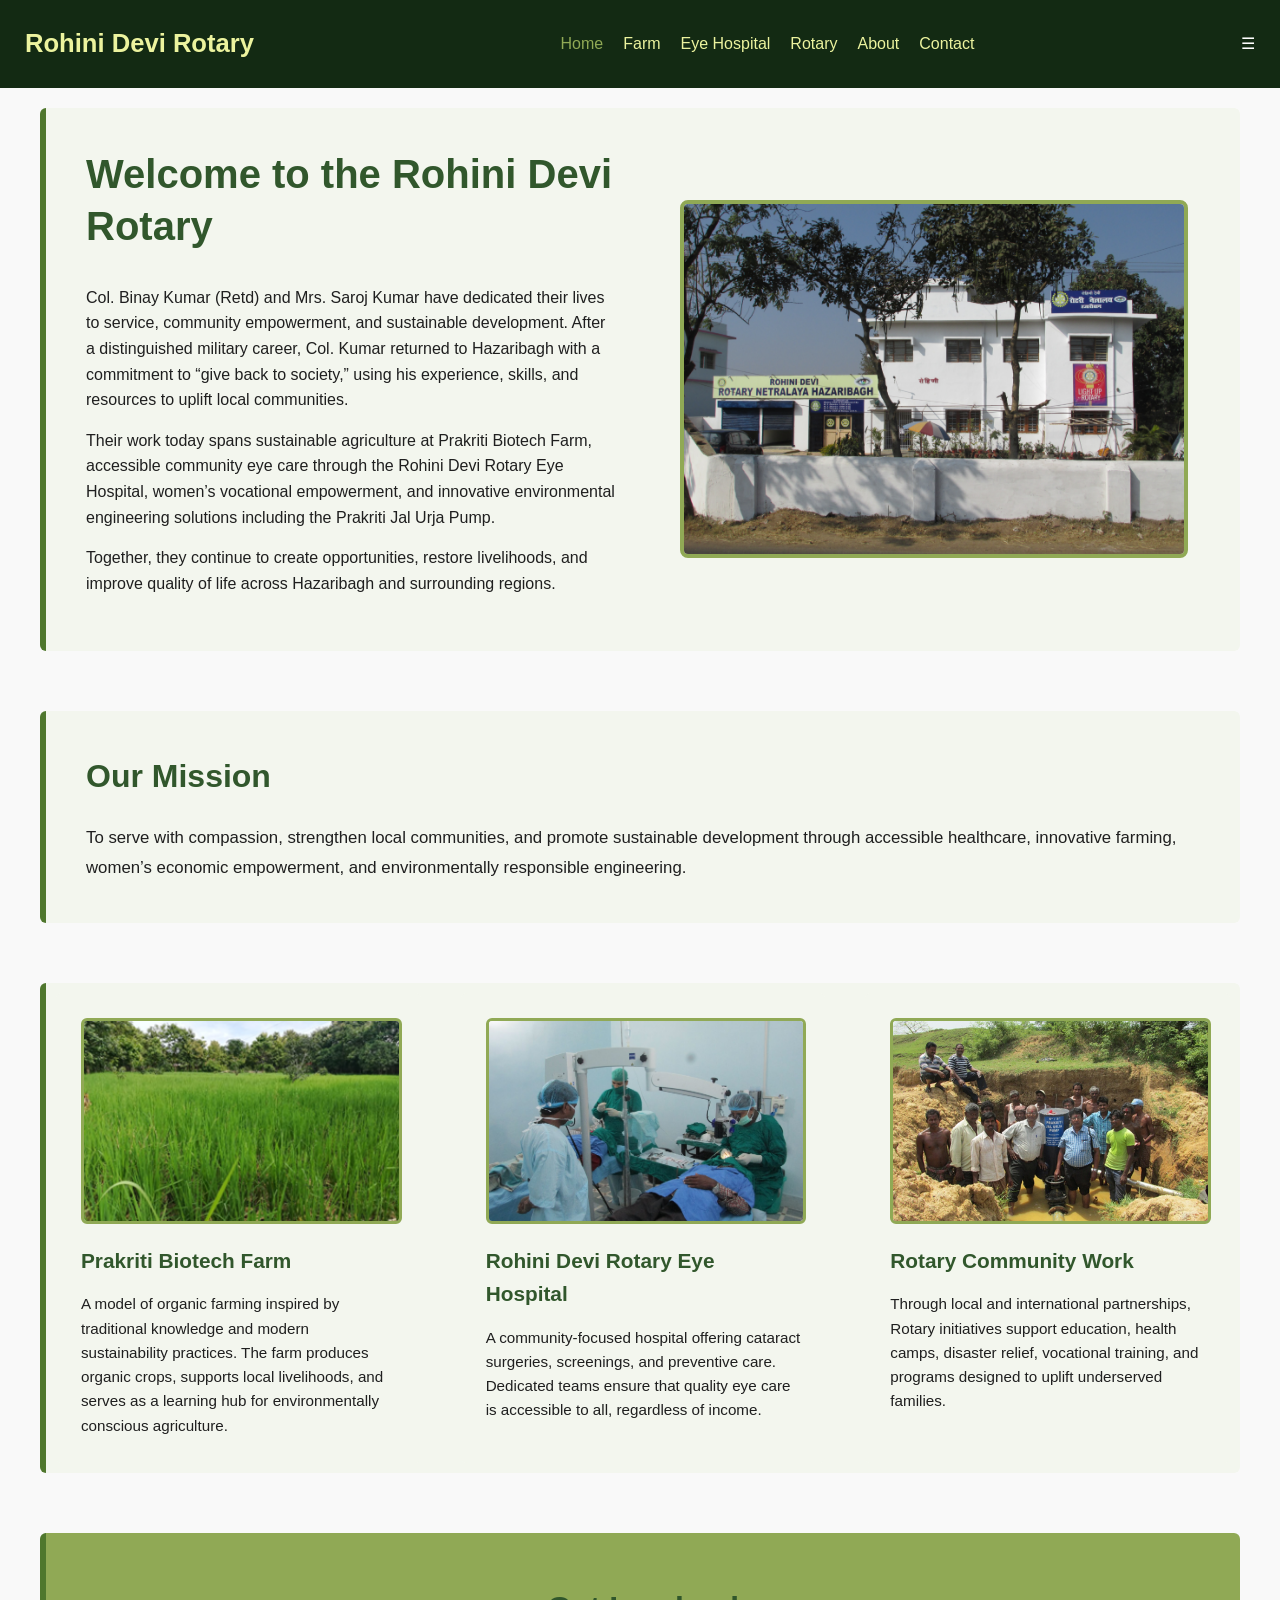
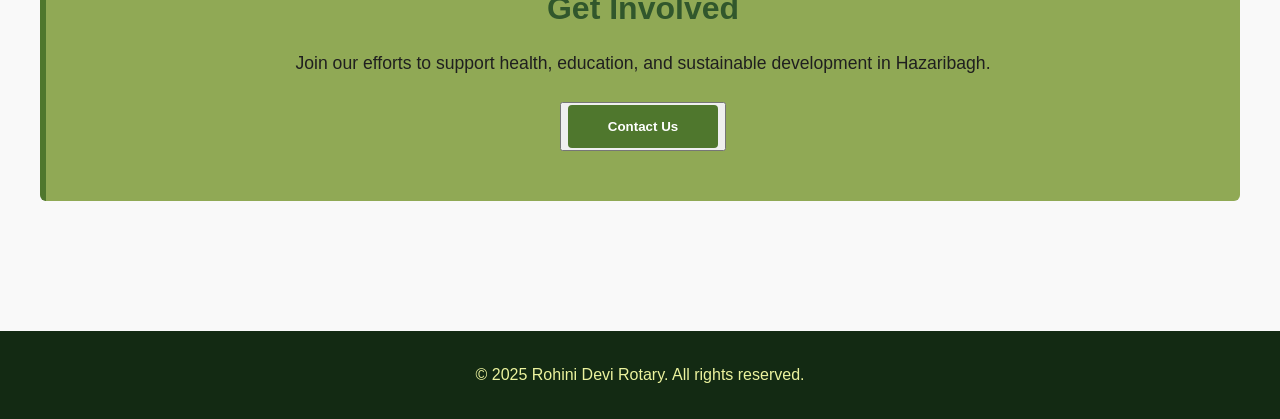
<file: index.html>
<!DOCTYPE html>
<html lang="en">
<head>
  <meta charset="UTF-8">
  <meta name="viewport" content="width=device-width, initial-scale=1.0">
  <title>Rohini Devi Rotary | Home</title>
  <link rel="stylesheet" href="style.css">
</head>

<body>

<!-- Navigation Bar -->
<nav class="navbar">
  <div class="logo">Rohini Devi Rotary</div>
  <ul class="nav-links" id="navLinks">
    <li><a href="index.html" class="active">Home</a></li>
    <li><a href="farm.html">Farm</a></li>
    <li><a href="eyehospital.html">Eye Hospital</a></li>
    <li><a href="rotary.html">Rotary</a></li>
    <li><a href="about.html">About</a></li>
    <li><a href="contact.html">Contact</a></li>
  </ul>
  <div class="menu-toggle" id="menuToggle">&#9776;</div>
</nav>

<main class="home-container">

  <!-- Introduction -->
  <section class="intro grid-layout">
    <div class="intro-text">
      <h1>Welcome to the Rohini Devi Rotary</h1>

      <p>
        Col. Binay Kumar (Retd) and Mrs. Saroj Kumar have dedicated their lives to service, community empowerment, and sustainable development. After a distinguished military career, Col. Kumar returned to Hazaribagh with a commitment to “give back to society,” using his experience, skills, and resources to uplift local communities.
      </p>

      <p>
        Their work today spans sustainable agriculture at Prakriti Biotech Farm, accessible community eye care through the Rohini Devi Rotary Eye Hospital, women’s vocational empowerment, and innovative environmental engineering solutions including the Prakriti Jal Urja Pump.
      </p>

      <p>
        Together, they continue to create opportunities, restore livelihoods, and improve quality of life across Hazaribagh and surrounding regions.
      </p>
    </div>

    <div class="intro-image">
      <img src="images/1 Rohini Devi Rotary Netralaya.JPG" alt="Eye Hospital building">
    </div>
  </section>

  <!-- Mission -->
  <section class="mission">
    <h2>Our Mission</h2>
    <p>
      To serve with compassion, strengthen local communities, and promote sustainable development through accessible healthcare, innovative farming, women’s economic empowerment, and environmentally responsible engineering.
    </p>
  </section>

  <!-- Initiatives -->
  <section class="initiatives">
    <div class="initiative">
      <div class="initiative-images">
        <img src="images/Paddy Fields.png" alt="Paddy fields on farm">
      </div>
      <h3>Prakriti Biotech Farm</h3>
      <p>
        A model of organic farming inspired by traditional knowledge and modern sustainability practices. The farm produces organic crops, supports local livelihoods, and serves as a learning hub for environmentally conscious agriculture.
      </p>
    </div>

    <div class="initiative">
      <div class="initiative-images">
        <img src="images/Patient Receiving Cataract Surgery.jpg"   />     
      </div>
      <h3>Rohini Devi Rotary Eye Hospital</h3>
      <p>
        A community-focused hospital offering cataract surgeries, screenings, and preventive care. Dedicated teams ensure that quality eye care is accessible to all, regardless of income.
      </p>
    </div>

    <div class="initiative">
      <div class="initiative-images">
        <img src="images/Outside of Rohini Devi Center.png"/>
      
      </div>
      <h3>Rotary Community Work</h3>
      <p>
        Through local and international partnerships, Rotary initiatives support education, health camps, disaster relief, vocational training, and programs designed to uplift underserved families.
      </p>
    </div>
  </section>

  <!-- CTA -->
  <section class="cta">
    <h2>Get Involved</h2>
    <p>Join our efforts to support health, education, and sustainable development in Hazaribagh.</p>
    <button class="cta-btn"><a href="contact.html">Contact Us</a></button>
  </section>

</main>

<footer class="footer">
  <p>&copy; 2025 Rohini Devi Rotary. All rights reserved.</p>
</footer>

<script>
document.getElementById('menuToggle').onclick = function() {
  document.getElementById('navLinks').classList.toggle('active');
};
</script>

</body>
</html>
</file>
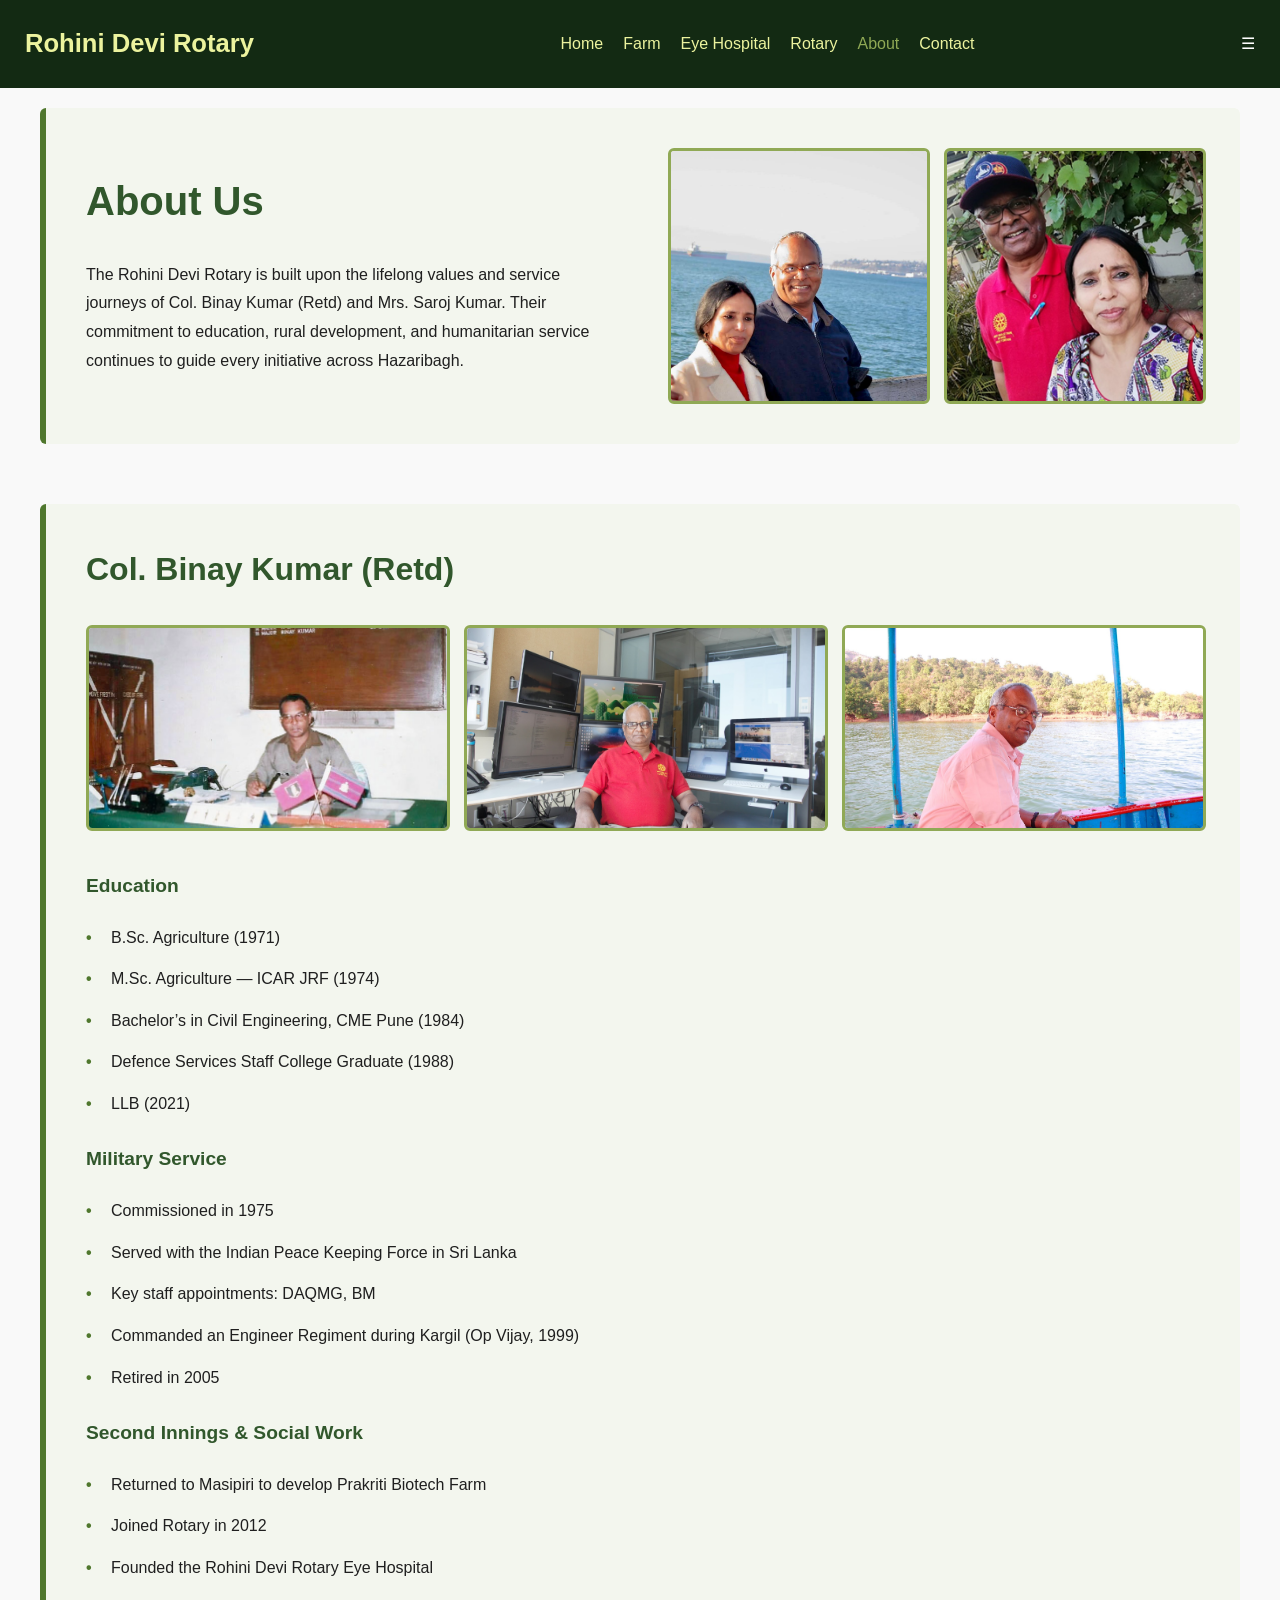
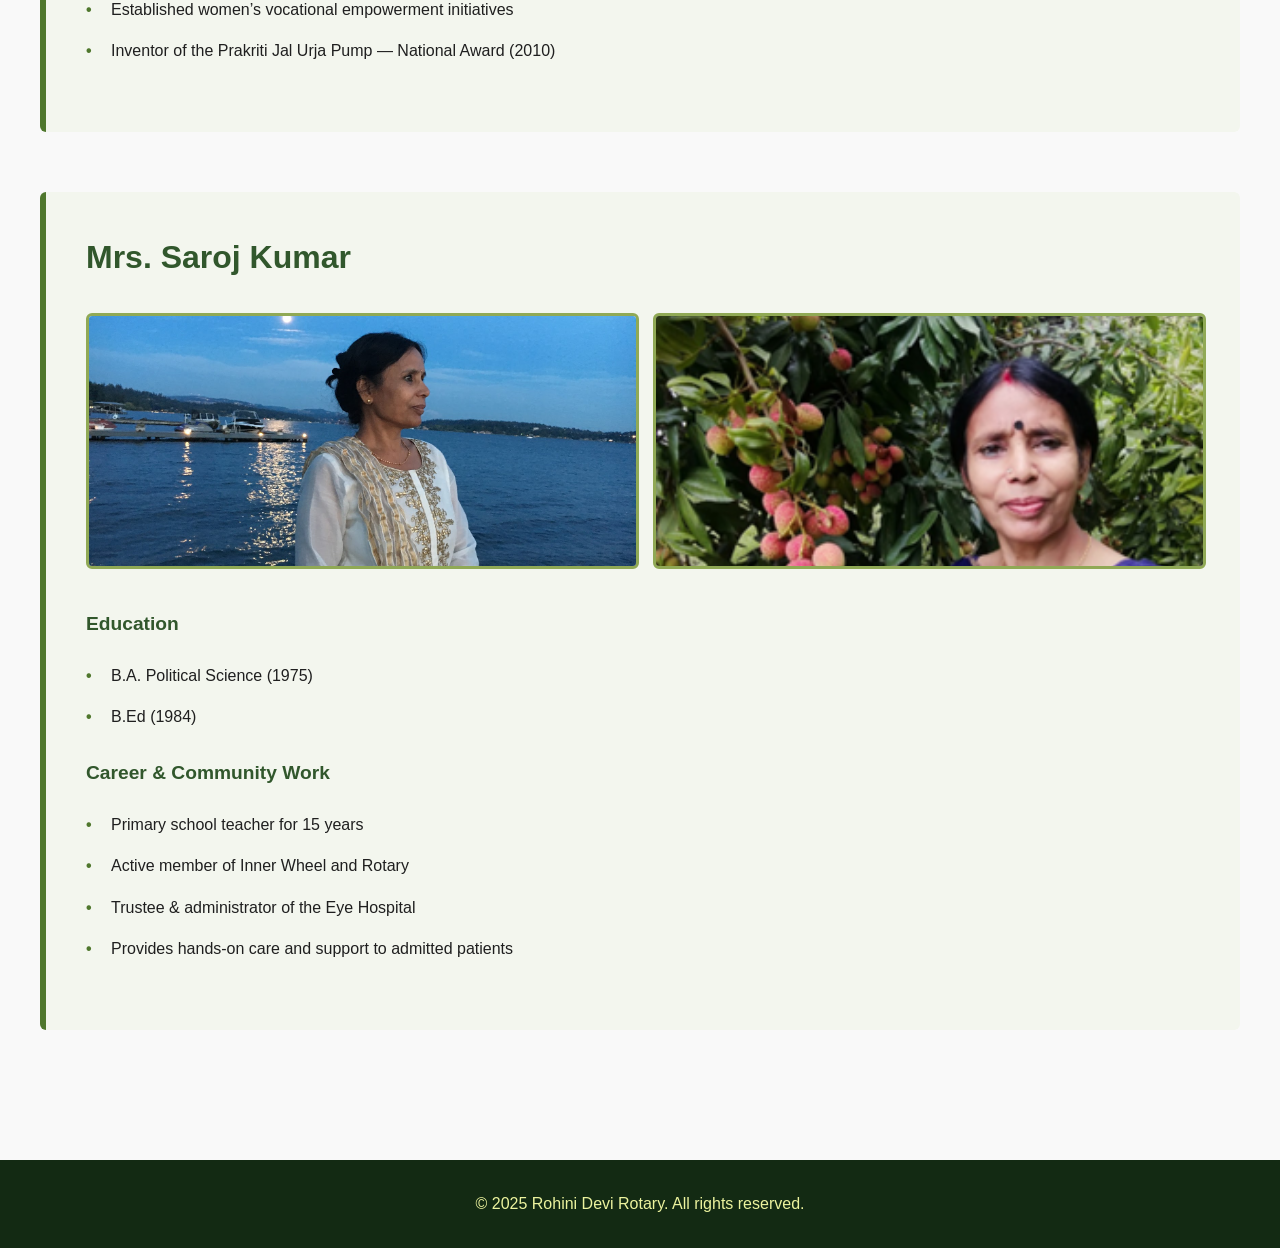
<file: about.html>
<!DOCTYPE html>
<html lang="en">
<head>
  <meta charset="UTF-8">
  <meta name="viewport" content="width=device-width, initial-scale=1.0">
  <title>Rohini Devi Rotary | About</title>
  <link rel="stylesheet" href="style.css">
</head>

<body>

<nav class="navbar">
  <div class="logo">Rohini Devi Rotary</div>
  <ul class="nav-links" id="navLinks">
    <li><a href="index.html">Home</a></li>
    <li><a href="farm.html">Farm</a></li>
    <li><a href="eyehospital.html">Eye Hospital</a></li>
    <li><a href="rotary.html">Rotary</a></li>
    <li><a href="about.html" class="active">About</a></li>
    <li><a href="contact.html">Contact</a></li>
  </ul>
  <div class="menu-toggle" id="menuToggle">&#9776;</div>
</nav>

<main class="about-container">

  <!-- Hero Section -->
  <section class="about-hero">
    <div class="about-text">
      <h1>About Us</h1>
      <p>
        The Rohini Devi Rotary is built upon the lifelong values and service journeys of Col. Binay Kumar (Retd) and Mrs. Saroj Kumar. Their commitment to education, rural development, and humanitarian service continues to guide every initiative across Hazaribagh.
      </p>
    </div>
    <div class="about-hero-images">
      <img src="images/Binay & Saroj.JPG" alt="Col. Binay and Mrs. Saroj Kumar">
      <img src="images/Saroj and Binay Kumar.png" alt="Founders portrait">
    </div>
  </section>
  
  <!-- COL. BINAY KUMAR -->
  <section class="about-content-section">
    <h2>Col. Binay Kumar (Retd)</h2>
    
    <div class="about-content-images">
      <img src="images/binay-army.jpg" alt="Col. Binay Kumar in military">
      <img src="images/Binay.jpg" alt="Col. Binay Kumar portrait">
      <img src="images/Binay2.jpg" alt="Col. Binay Kumar">
    </div>

    <div class="about-content-text">
      <h3>Education</h3>
    <ul>
      <li>B.Sc. Agriculture (1971)</li>
      <li>M.Sc. Agriculture — ICAR JRF (1974)</li>
      <li>Bachelor’s in Civil Engineering, CME Pune (1984)</li>
      <li>Defence Services Staff College Graduate (1988)</li>
      <li>LLB (2021)</li>
    </ul>

    <h3>Military Service</h3>
    <ul>
      <li>Commissioned in 1975</li>
      <li>Served with the Indian Peace Keeping Force in Sri Lanka</li>
      <li>Key staff appointments: DAQMG, BM</li>
      <li>Commanded an Engineer Regiment during Kargil (Op Vijay, 1999)</li>
      <li>Retired in 2005</li>
    </ul>

    <h3>Second Innings & Social Work</h3>
    <ul>
      <li>Returned to Masipiri to develop Prakriti Biotech Farm</li>
      <li>Joined Rotary in 2012</li>
      <li>Founded the Rohini Devi Rotary Eye Hospital</li>
      <li>Established women’s vocational empowerment initiatives</li>
      <li>Inventor of the Prakriti Jal Urja Pump — National Award (2010)</li>
    </ul>
    </div>
  </section>

  
  <!-- MRS. SAROJ KUMAR -->
  <section class="about-content-section">
    <h2>Mrs. Saroj Kumar</h2>

    <div class="about-content-images">
      <img src="images/Saroj.jpg" alt="Mrs. Saroj Kumar">
      <img src="images/Saroj with Lychee Tree.png" alt="Mrs. Saroj with lychee tree">
    </div>

    <div class="about-content-text">
      <h3>Education</h3>
    <ul>
      <li>B.A. Political Science (1975)</li>
      <li>B.Ed (1984)</li>
    </ul>

    <h3>Career & Community Work</h3>
    <ul>
      <li>Primary school teacher for 15 years</li>
      <li>Active member of Inner Wheel and Rotary</li>
      <li>Trustee & administrator of the Eye Hospital</li>
      <li>Provides hands-on care and support to admitted patients</li>
    </ul>
    </div>
  </section>

</main>

<footer class="footer">
  <p>&copy; 2025 Rohini Devi Rotary. All rights reserved.</p>
</footer>

<script>
document.getElementById('menuToggle').onclick = function() {
  document.getElementById('navLinks').classList.toggle('active');
};
</script>

</body>
</html>
</file>
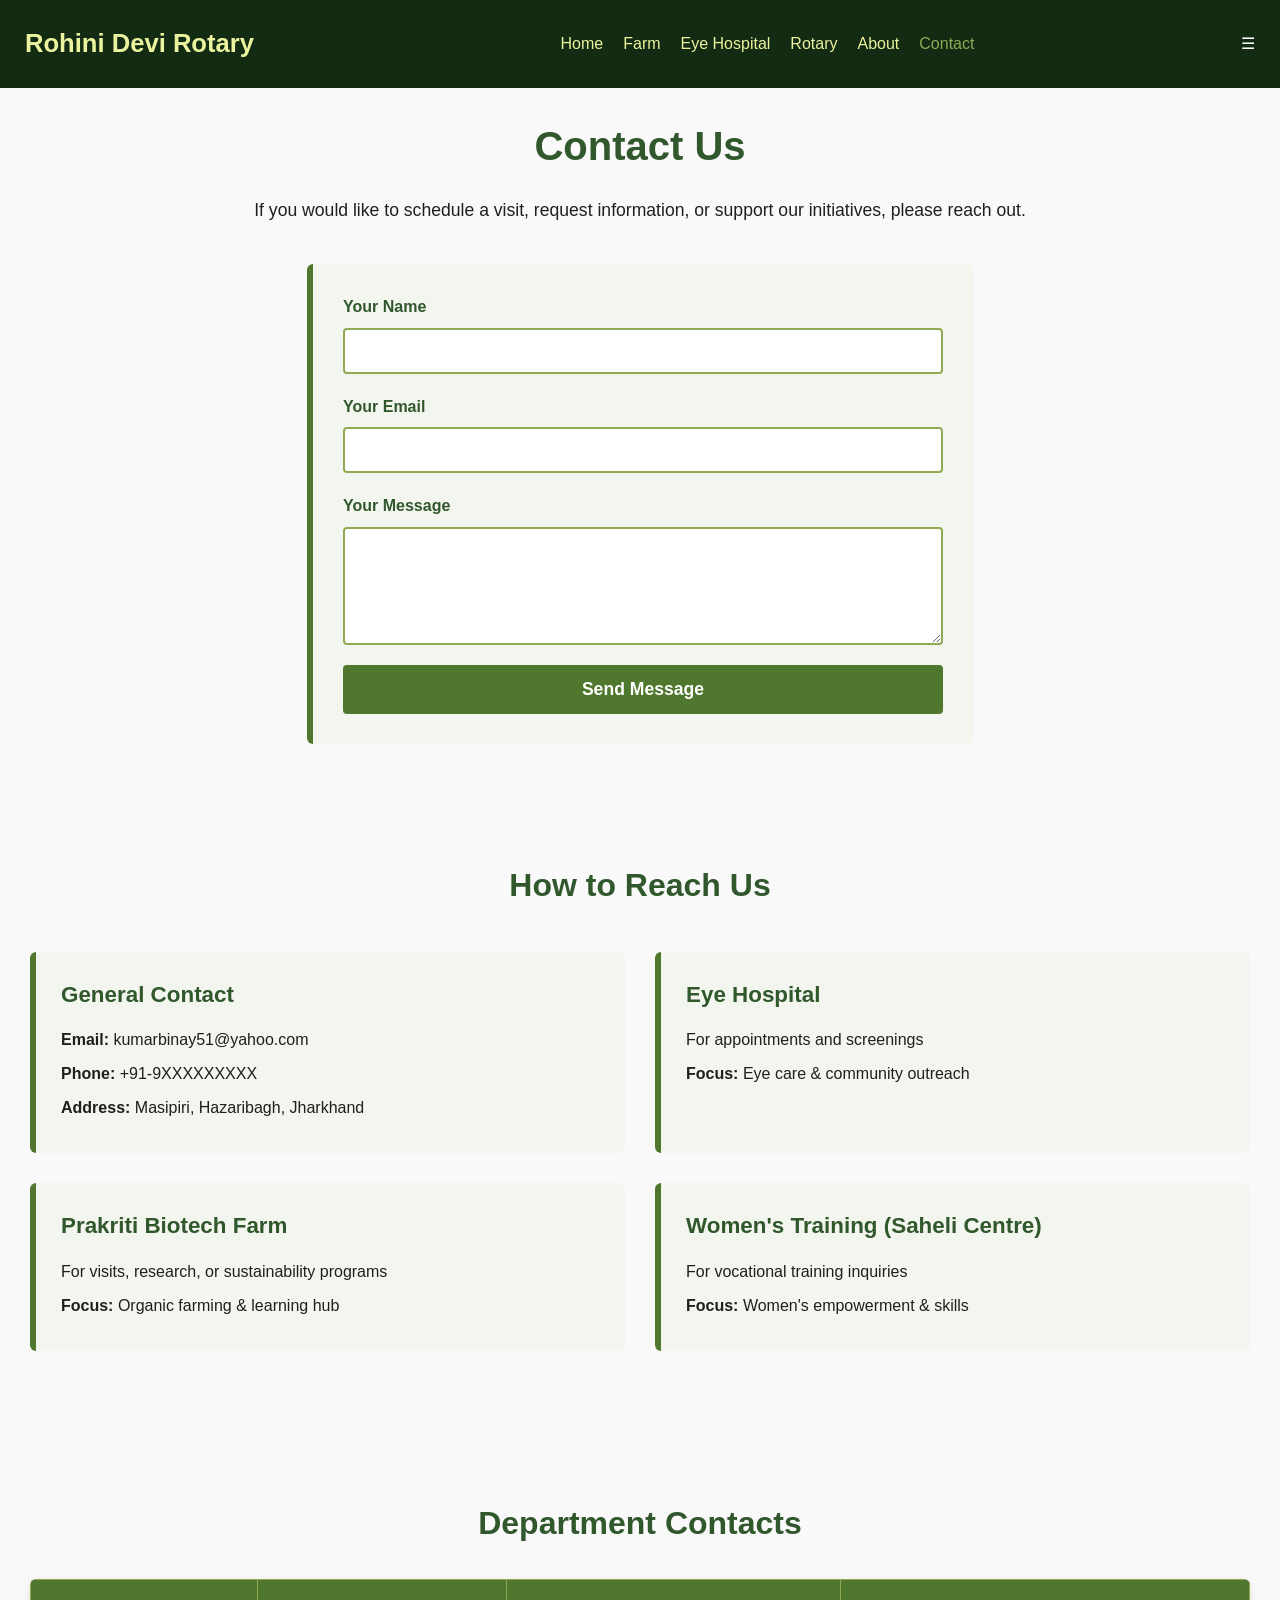
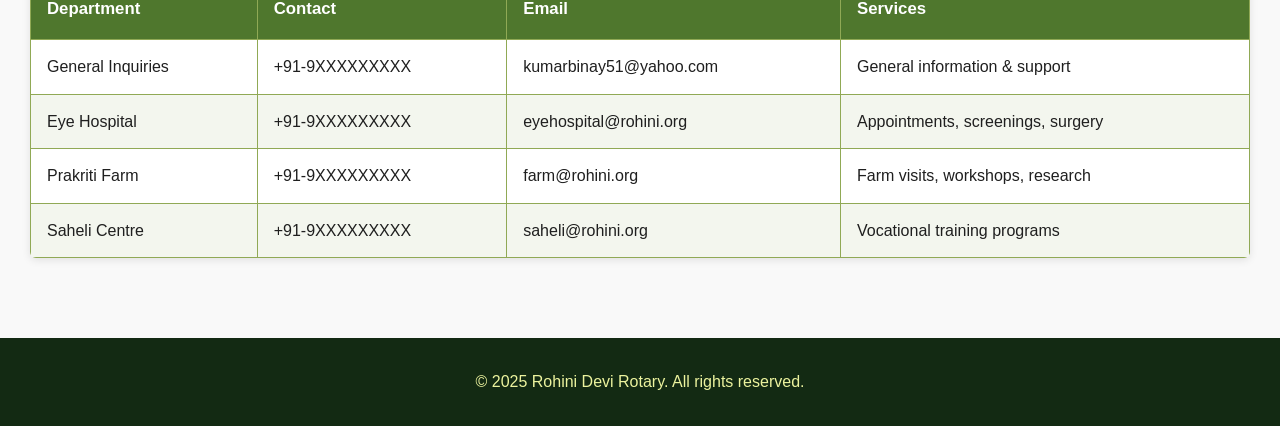
<file: contact.html>
<!DOCTYPE html>
<html lang="en">
<head>
  <meta charset="UTF-8">
  <meta name="viewport" content="width=device-width, initial-scale=1.0">
  <title>Rohini Devi Rotary | Contact</title>
  <link rel="stylesheet" href="style.css">
</head>

<body>

<nav class="navbar">
  <div class="logo">Rohini Devi Rotary</div>
  <ul class="nav-links" id="navLinks">
    <li><a href="index.html">Home</a></li>
    <li><a href="farm.html">Farm</a></li>
    <li><a href="eyehospital.html">Eye Hospital</a></li>
    <li><a href="rotary.html">Rotary</a></li>
    <li><a href="about.html">About</a></li>
    <li><a href="contact.html" class="active">Contact</a></li>
  </ul>
  <div class="menu-toggle" id="menuToggle">&#9776;</div>
</nav>

<main class="contact-container">
  <h1>Contact Us</h1>
  <p>If you would like to schedule a visit, request information, or support our initiatives, please reach out.</p>

  <!-- Success Message (Hidden by default) -->
  <div id="successMessage" class="success-message" style="display: none;">
    <h3>Thank You!</h3>
    <p id="successText"></p>
  </div>

  <!-- Contact Form -->
  <form class="contact-form" id="contactForm">
    <div class="form-group">
      <label for="fullName">Your Name</label>
      <input type="text" id="fullName" name="fullName" required>
    </div>

    <div class="form-group">
      <label for="email">Your Email</label>
      <input type="email" id="email" name="email" required>
    </div>

    <div class="form-group">
      <label for="message">Your Message</label>
      <textarea id="message" name="message" rows="5" required></textarea>
    </div>

    <button type="submit" class="submit-btn">Send Message</button>
  </form>

  <!-- Contact Information Cards -->
  <section class="contact-info-section">
    <h2>How to Reach Us</h2>
    <div class="contact-info-grid">
      <div class="contact-card">
        <h3>General Contact</h3>
        <p><strong>Email:</strong> kumarbinay51@yahoo.com</p>
        <p><strong>Phone:</strong> +91-9XXXXXXXXX</p>
        <p><strong>Address:</strong> Masipiri, Hazaribagh, Jharkhand</p>
      </div>

      <div class="contact-card">
        <h3>Eye Hospital</h3>
        <p>For appointments and screenings</p>
        <p><strong>Focus:</strong> Eye care & community outreach</p>
      </div>

      <div class="contact-card">
        <h3>Prakriti Biotech Farm</h3>
        <p>For visits, research, or sustainability programs</p>
        <p><strong>Focus:</strong> Organic farming & learning hub</p>
      </div>

      <div class="contact-card">
        <h3>Women's Training (Saheli Centre)</h3>
        <p>For vocational training inquiries</p>
        <p><strong>Focus:</strong> Women's empowerment & skills</p>
      </div>
    </div>
  </section>

  <!-- Department Contact Table -->
  <section class="table-section">
    <h2>Department Contacts</h2>
    <table class="contact-table">
      <thead>
        <tr>
          <th>Department</th>
          <th>Contact</th>
          <th>Email</th>
          <th>Services</th>
        </tr>
      </thead>
      <tbody>
        <tr>
          <td>General Inquiries</td>
          <td>+91-9XXXXXXXXX</td>
          <td>kumarbinay51@yahoo.com</td>
          <td>General information & support</td>
        </tr>
        <tr>
          <td>Eye Hospital</td>
          <td>+91-9XXXXXXXXX</td>
          <td>eyehospital@rohini.org</td>
          <td>Appointments, screenings, surgery</td>
        </tr>
        <tr>
          <td>Prakriti Farm</td>
          <td>+91-9XXXXXXXXX</td>
          <td>farm@rohini.org</td>
          <td>Farm visits, workshops, research</td>
        </tr>
        <tr>
          <td>Saheli Centre</td>
          <td>+91-9XXXXXXXXX</td>
          <td>saheli@rohini.org</td>
          <td>Vocational training programs</td>
        </tr>
      </tbody>
    </table>
  </section>

</main>

<footer class="footer">
  <p>&copy; 2025 Rohini Devi Rotary. All rights reserved.</p>
</footer>

<script>
// Mobile menu toggle
document.getElementById('menuToggle').onclick = function() {
  document.getElementById('navLinks').classList.toggle('active');
};

// Form submission handling
document.getElementById('contactForm').addEventListener('submit', function(event) {
  event.preventDefault();
  
  // Get form values
  const fullName = document.getElementById('fullName').value;
  const email = document.getElementById('email').value;
  const message = document.getElementById('message').value;
  
  // Simple email validation (check for @ symbol)
  if (!email.includes('@')) {
    alert('Please enter a valid email address');
    return;
  }
  
  // Show success message with user's name
  const successDiv = document.getElementById('successMessage');
  const successText = document.getElementById('successText');
  successText.textContent = 'Your message has been received, ' + fullName + '! We will get back to you soon.';
  successDiv.style.display = 'block';
  
  // Hide the form
  document.getElementById('contactForm').style.display = 'none';
  
  // Scroll to top to see success message
  window.scrollTo(0, 0);
});
</script>

</body>
</html>
</file>
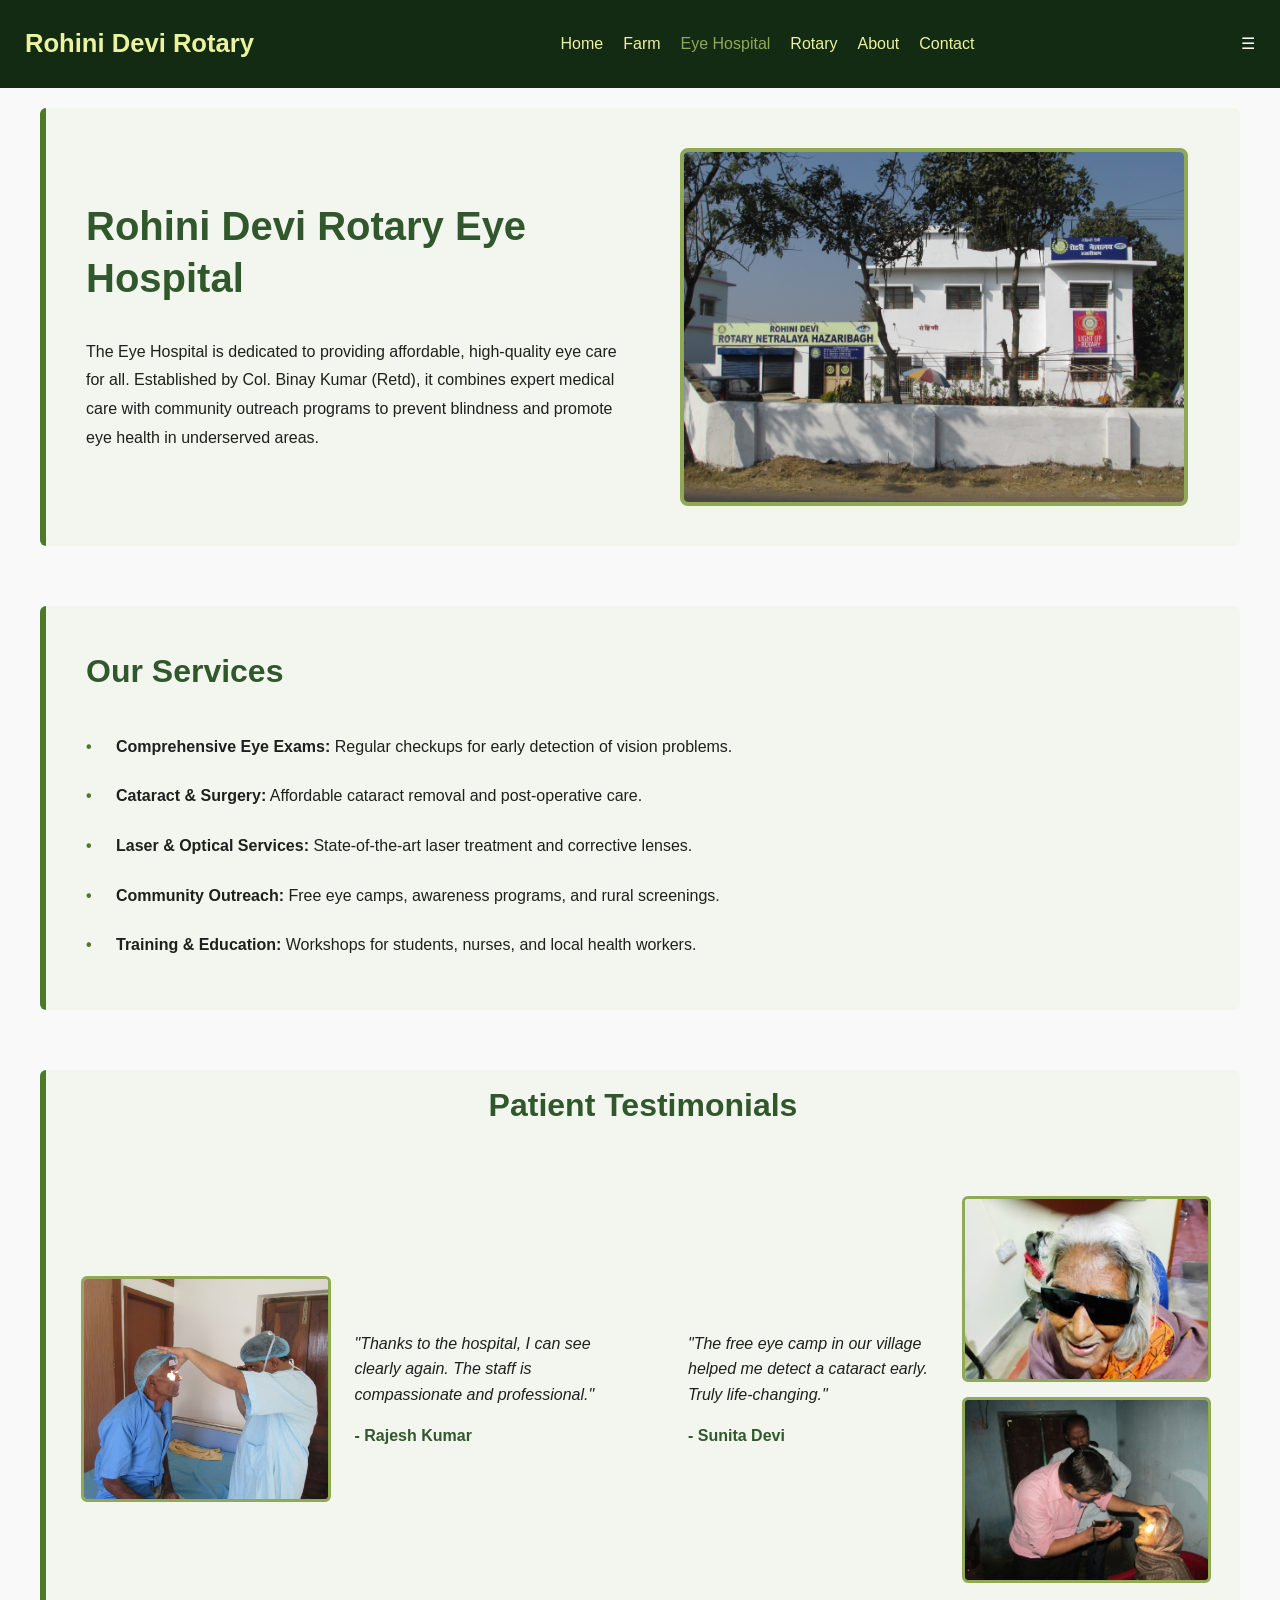
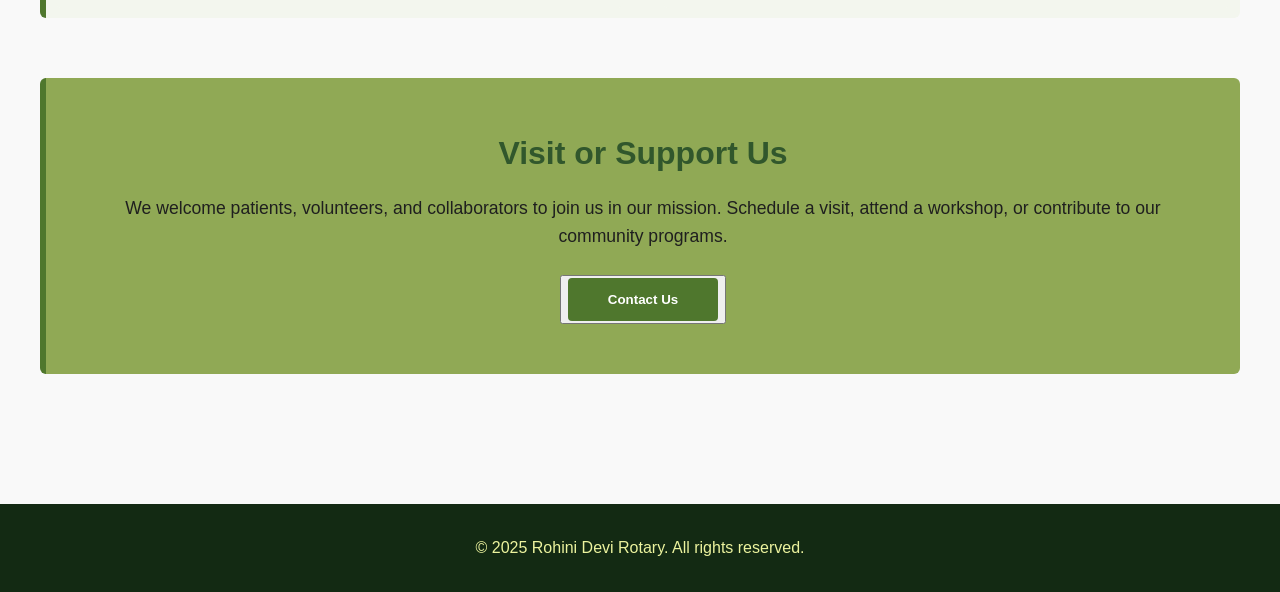
<file: eyehospital.html>
<!DOCTYPE html>
<html lang="en">
<head>
  <meta charset="UTF-8">
  <meta name="viewport" content="width=device-width, initial-scale=1.0">
  <title>Rohini Devi Rotary | Eye Hospital</title>
  <link rel="stylesheet" href="style.css">
</head>

<body>

<!-- Navigation Bar -->
<nav class="navbar">
  <div class="logo">Rohini Devi Rotary</div>
  <ul class="nav-links" id="navLinks">
    <li><a href="index.html">Home</a></li>
    <li><a href="farm.html">Farm</a></li>
    <li><a href="eyehospital.html" class="active">Eye Hospital</a></li>
    <li><a href="rotary.html">Rotary</a></li>
    <li><a href="about.html">About</a></li>
    <li><a href="contact.html">Contact</a></li>
  </ul>
  <div class="menu-toggle" id="menuToggle">&#9776;</div>
</nav>

<main class="hospital-container">

  <!-- Hero Section -->
  <section class="hospital-hero">
    <div class="hospital-text">
      <h1>Rohini Devi Rotary Eye Hospital</h1>
      <p>
        The Eye Hospital is dedicated to providing affordable, high-quality eye care for all. Established by Col. Binay Kumar (Retd), it combines expert medical care with community outreach programs to prevent blindness and promote eye health in underserved areas.
      </p>
    </div>
    <div class="hospital-hero-image">
      <img src="images/1 Rohini Devi Rotary Netralaya.JPG" alt="Eye Hospital building">
    </div>
  </section>

  <!-- Services Offered -->
  <section class="hospital-services">
    <h2>Our Services</h2>
    <ul>
      <li><strong>Comprehensive Eye Exams:</strong> Regular checkups for early detection of vision problems.</li>
      <li><strong>Cataract & Surgery:</strong> Affordable cataract removal and post-operative care.</li>
      <li><strong>Laser & Optical Services:</strong> State-of-the-art laser treatment and corrective lenses.</li>
      <li><strong>Community Outreach:</strong> Free eye camps, awareness programs, and rural screenings.</li>
      <li><strong>Training & Education:</strong> Workshops for students, nurses, and local health workers.</li>
    </ul>
  </section>

  <!-- Patient Testimonials -->
  <section class="hospital-testimonials">
    <h2>Patient Testimonials</h2>
    <div class="testimonials-grid">
      <div class="testimonial testimonial-row-1">
        <div class="testimonial-image">
          <img src="images/Picture8.jpg" alt="Rajesh Kumar testimonial">
        </div>
        <div class="testimonial-content">
          <p>"Thanks to the hospital, I can see clearly again. The staff is compassionate and professional."</p>
          <h4>- Rajesh Kumar</h4>
        </div>
      </div>
      
      <div class="testimonial testimonial-row-2">
        <div class="testimonial-content">
          <p>"The free eye camp in our village helped me detect a cataract early. Truly life-changing."</p>
          <h4>- Sunita Devi</h4>
        </div>
        <div class="testimonial-image testimonial-image-double">
          <img src="images/Picture5.jpg" alt="Sunita Devi testimonial">
          <img src="images/Picture3.jpg" alt="Community eye care">
        </div>
      </div>
    </div>
  </section>

  <!-- Get Involved / Contact -->
  <section class="hospital-cta">
    <h2>Visit or Support Us</h2>
    <p>
      We welcome patients, volunteers, and collaborators to join us in our mission. Schedule a visit, attend a workshop, or contribute to our community programs.
    </p>
    <button class="cta-btn"><a href="contact.html">Contact Us</a></button>
  </section>

</main>

<footer class="footer">
  <p>&copy; 2025 Rohini Devi Rotary. All rights reserved.</p>
</footer>

<script>
document.getElementById('menuToggle').onclick = function() {
  document.getElementById('navLinks').classList.toggle('active');
};
</script>

</body>
</html>
</file>
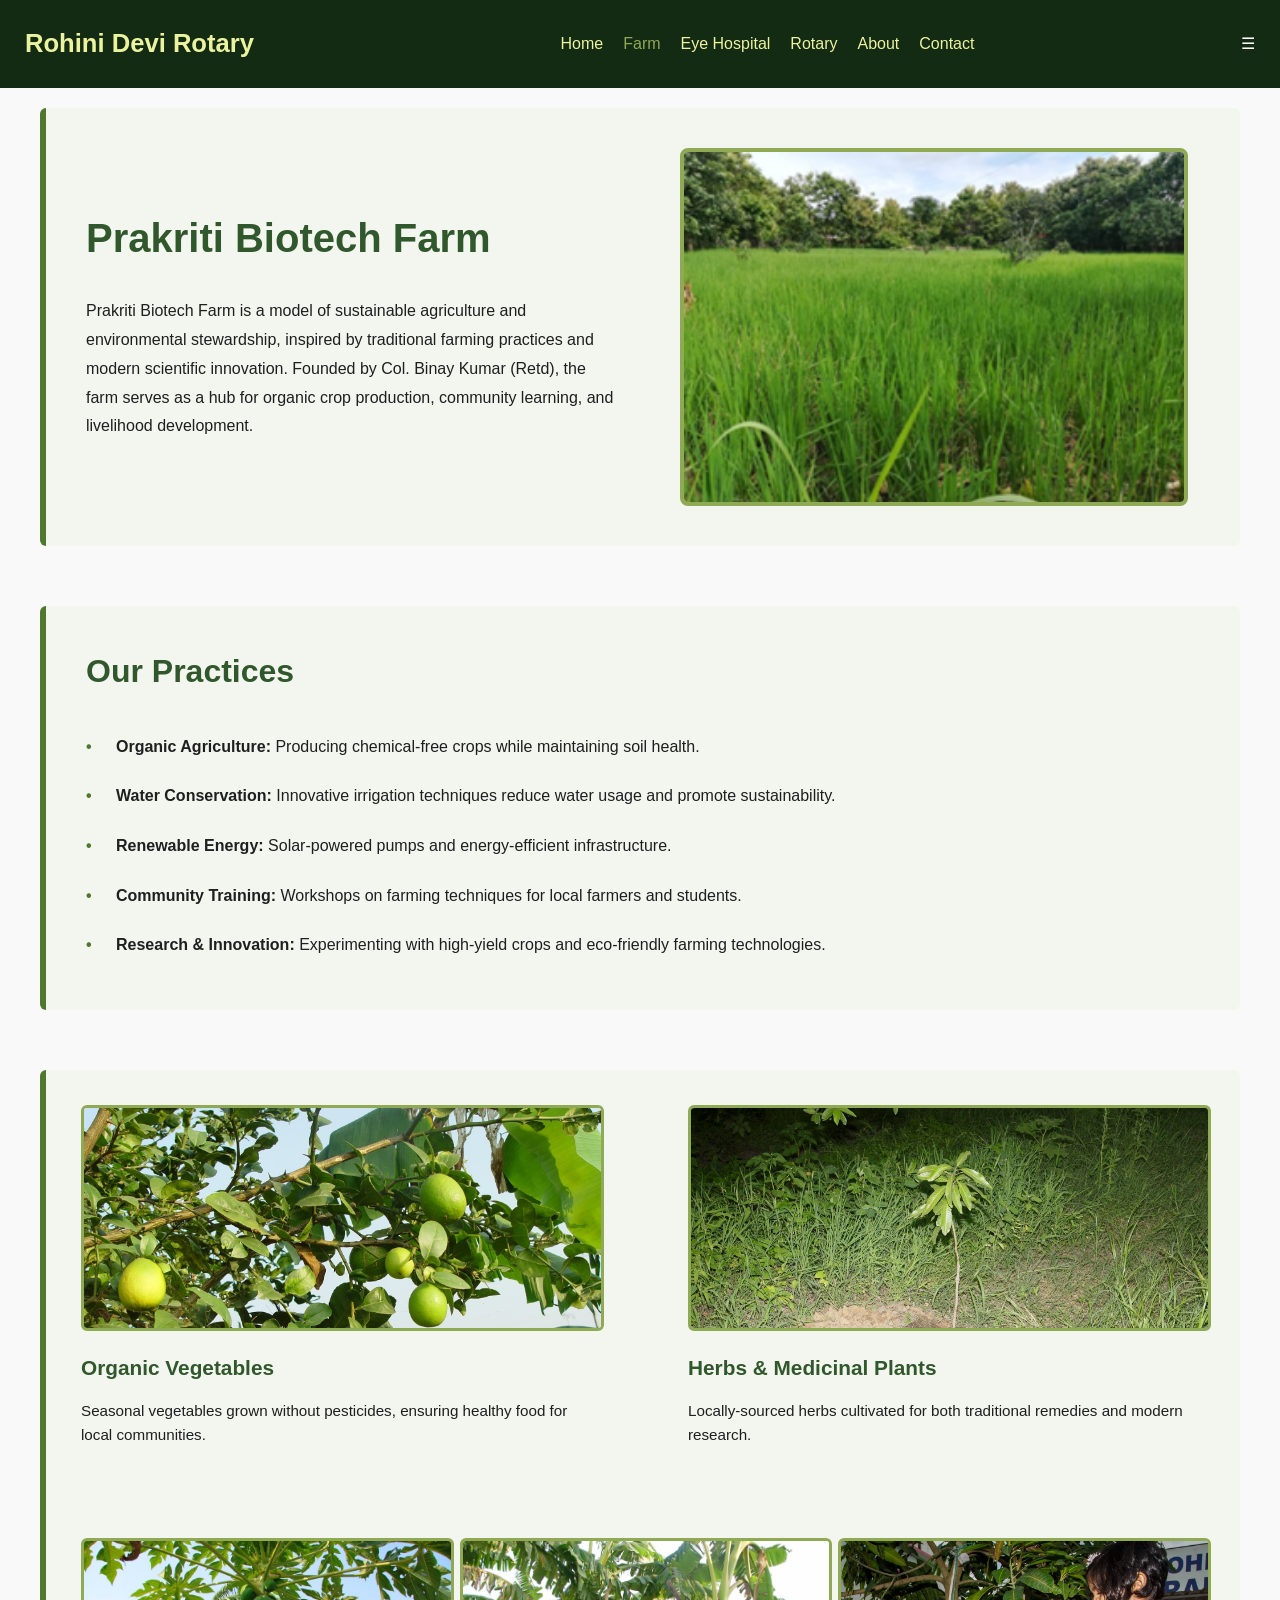
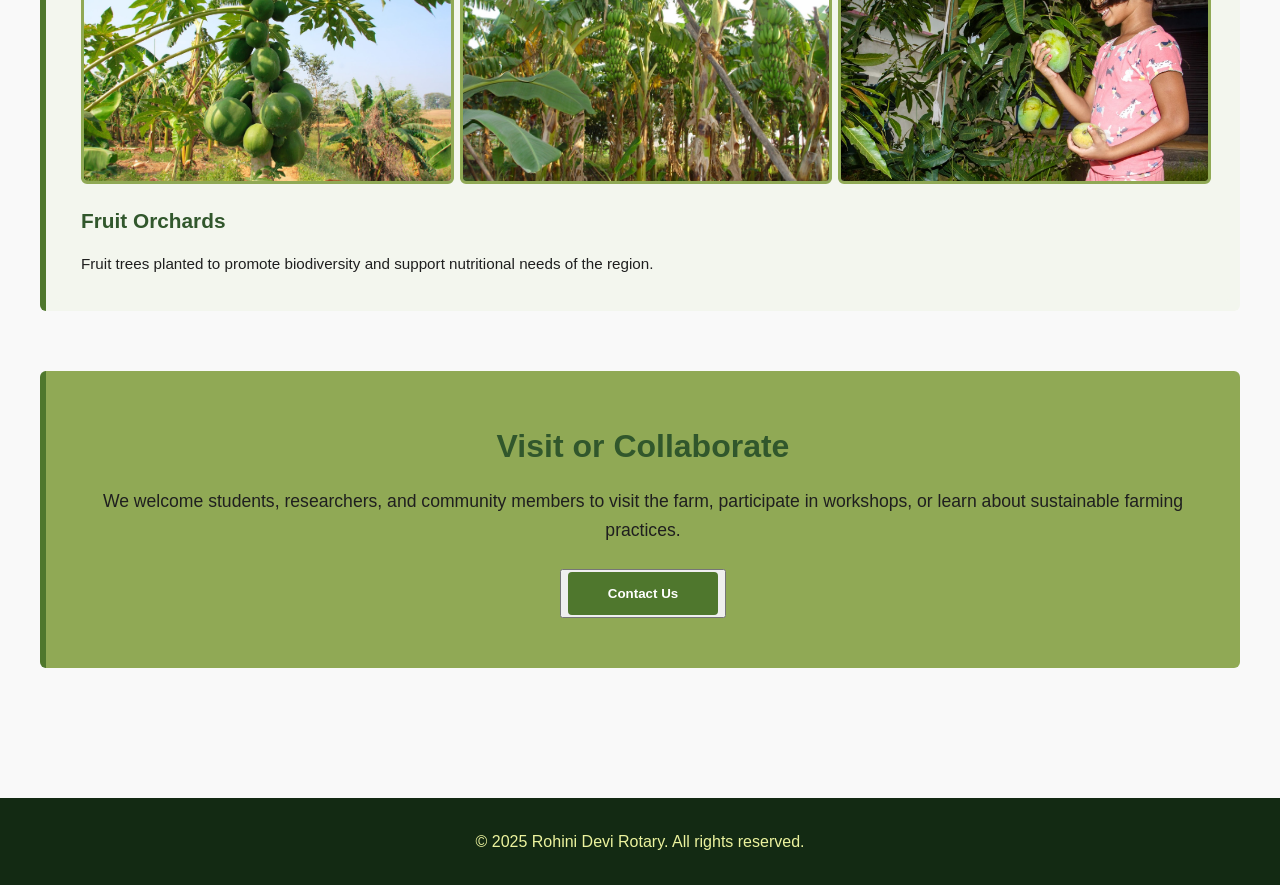
<file: farm.html>
<!DOCTYPE html>
<html lang="en">
<head>
  <meta charset="UTF-8">
  <meta name="viewport" content="width=device-width, initial-scale=1.0">
  <title>Rohini Devi Rotary | Prakriti Biotech Farm</title>
  <link rel="stylesheet" href="style.css">
</head>

<body>

<!-- Navigation Bar -->
<nav class="navbar">
  <div class="logo">Rohini Devi Rotary</div>
  <ul class="nav-links" id="navLinks">
    <li><a href="index.html">Home</a></li>
    <li><a href="farm.html" class="active">Farm</a></li>
    <li><a href="eyehospital.html">Eye Hospital</a></li>
    <li><a href="rotary.html">Rotary</a></li>
    <li><a href="about.html">About</a></li>
    <li><a href="contact.html">Contact</a></li>
  </ul>
  <div class="menu-toggle" id="menuToggle">&#9776;</div>
</nav>

<main class="farm-container">

  <!-- Hero Section -->
  <section class="farm-hero">
    <div class="farm-text">
      <h1>Prakriti Biotech Farm</h1>
      <p>
        Prakriti Biotech Farm is a model of sustainable agriculture and environmental stewardship, inspired by traditional farming practices and modern scientific innovation. Founded by Col. Binay Kumar (Retd), the farm serves as a hub for organic crop production, community learning, and livelihood development.
      </p>
    </div>
    <div class="farm-hero-image">
      <img src="images/Paddy Fields.png" alt="Paddy fields on the farm">
    </div>
  </section>

  <!-- Our Practices -->
  <section class="farm-practices">
    <h2>Our Practices</h2>
    <ul>
      <li><strong>Organic Agriculture:</strong> Producing chemical-free crops while maintaining soil health.</li>
      <li><strong>Water Conservation:</strong> Innovative irrigation techniques reduce water usage and promote sustainability.</li>
      <li><strong>Renewable Energy:</strong> Solar-powered pumps and energy-efficient infrastructure.</li>
      <li><strong>Community Training:</strong> Workshops on farming techniques for local farmers and students.</li>
      <li><strong>Research & Innovation:</strong> Experimenting with high-yield crops and eco-friendly farming technologies.</li>
    </ul>
  </section>

  <!-- Crop Showcase -->
  <section class="farm-crops">
    <div class="crop">
      <div class="crop-images">
        <img src="images/DSC00247.JPG" alt="Organic vegetables">
      </div>
      <h3>Organic Vegetables</h3>
      <p>Seasonal vegetables grown without pesticides, ensuring healthy food for local communities.</p>
    </div>

    <div class="crop">
      <div class="crop-images">
        <img src="images/9C0A3417.CR2.jpg" alt="Herbs and medicinal plants">
      </div>
      <h3>Herbs & Medicinal Plants</h3>
      <p>Locally-sourced herbs cultivated for both traditional remedies and modern research.</p>
    </div>

    <div class="crop">
      <div class="crop-images">
        <img src="images/IMG_6171.JPG" alt="Fruit trees">
        <img src="images/DSC00269.JPG">
        <img src="images/Mango Fest 03.jpg" alt="Mango harvest">
      </div>
      <h3>Fruit Orchards</h3>
      <p>Fruit trees planted to promote biodiversity and support nutritional needs of the region.</p>
    </div>
  </section>

  <!-- Get Involved -->
  <section class="farm-cta">
    <h2>Visit or Collaborate</h2>
    <p>
      We welcome students, researchers, and community members to visit the farm, participate in workshops, or learn about sustainable farming practices.
    </p>
    <button class="cta-btn"><a href="contact.html">Contact Us</a></button>
  </section>

</main>

<footer class="footer">
  <p>&copy; 2025 Rohini Devi Rotary. All rights reserved.</p>
</footer>

<script>
document.getElementById('menuToggle').onclick = function() {
  document.getElementById('navLinks').classList.toggle('active');
};
</script>

</body>
</html>
</file>
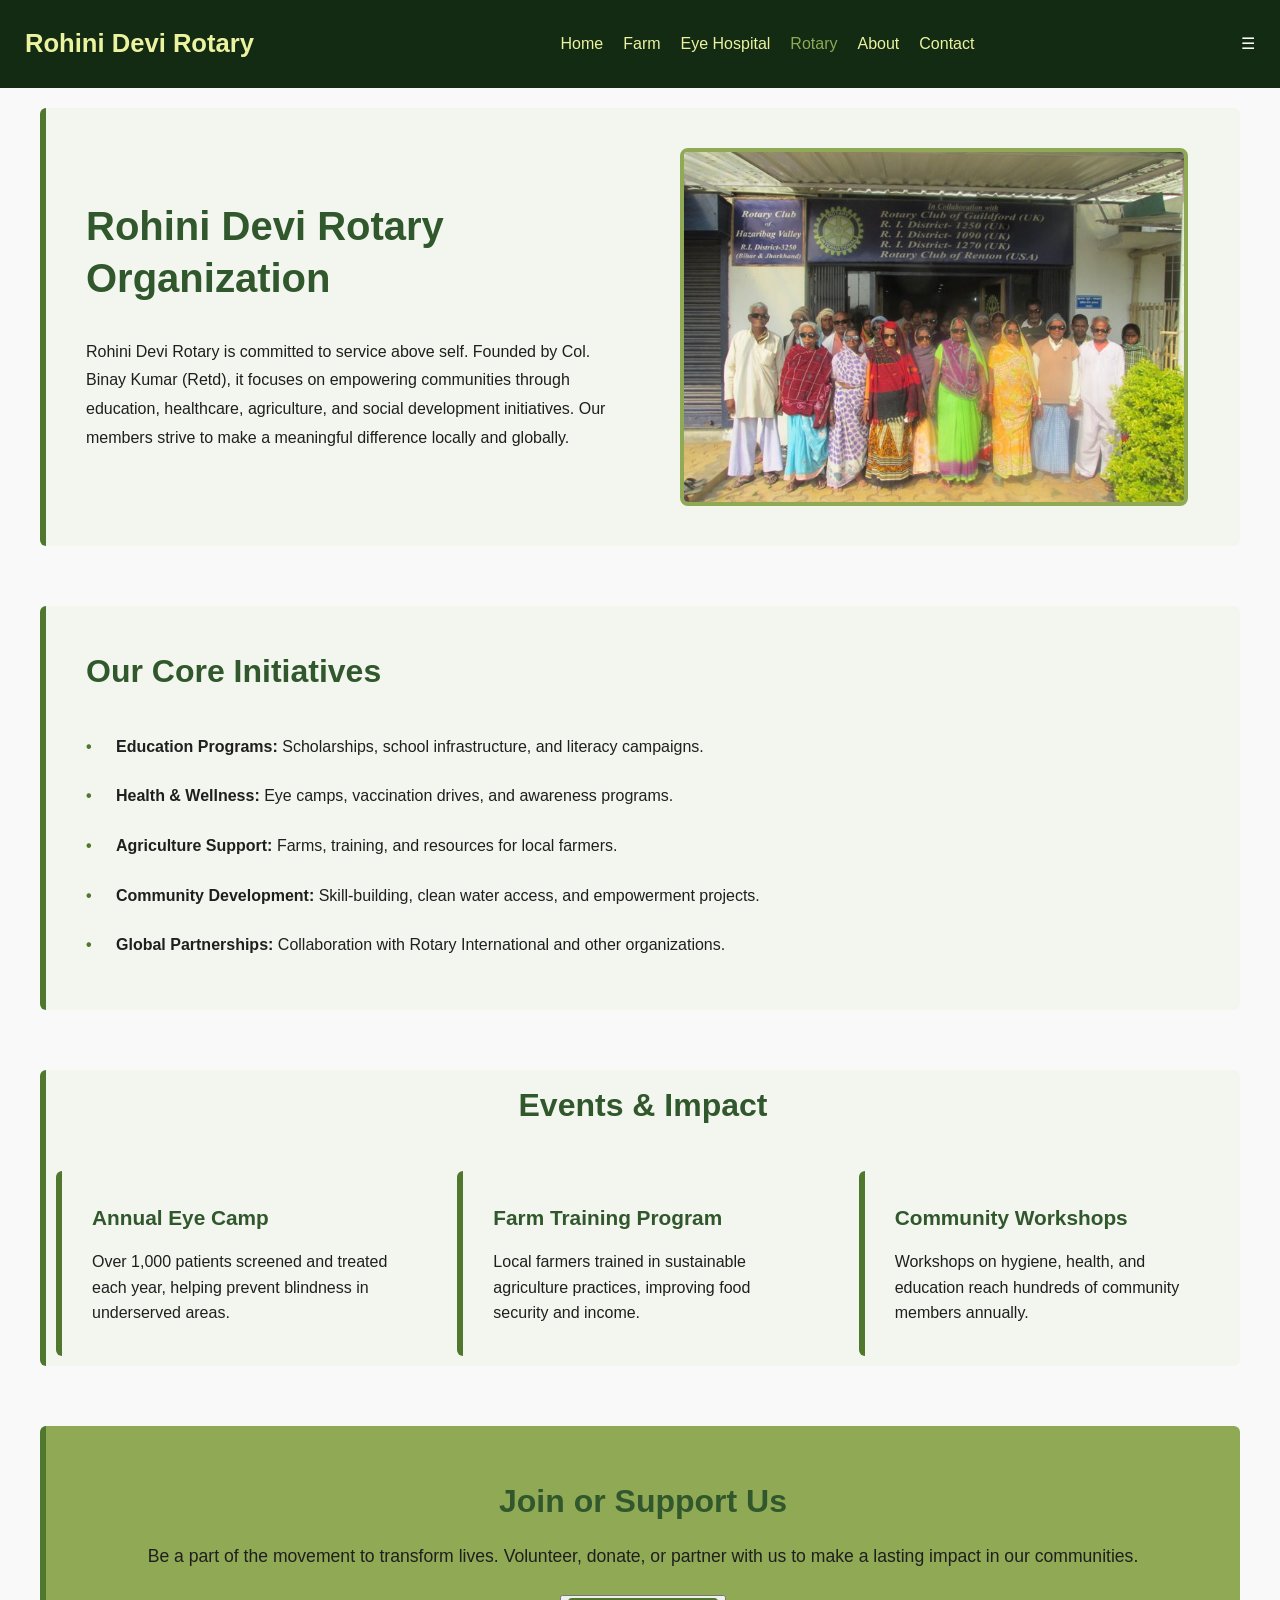
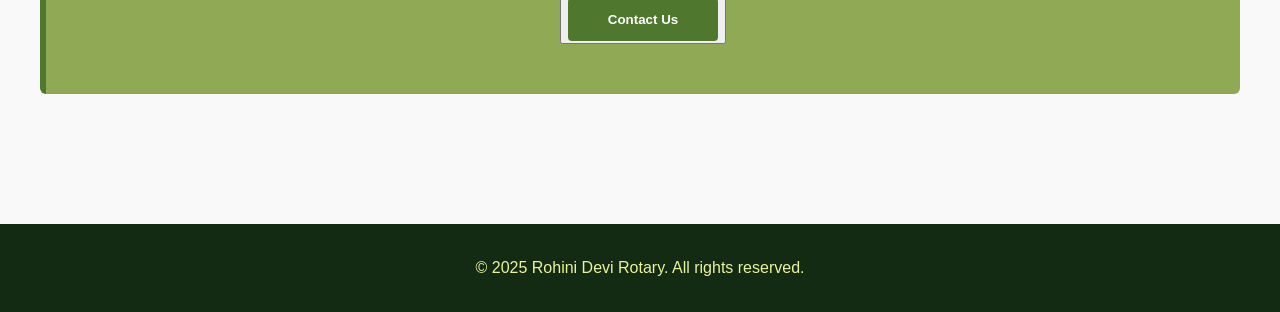
<file: rotary.html>
<!DOCTYPE html>
<html lang="en">
<head>
  <meta charset="UTF-8">
  <meta name="viewport" content="width=device-width, initial-scale=1.0">
  <title>Rohini Devi Rotary | Rotary</title>
  <link rel="stylesheet" href="style.css">
</head>

<body>

<!-- Navigation Bar -->
<nav class="navbar">
  <div class="logo">Rohini Devi Rotary</div>
  <ul class="nav-links" id="navLinks">
    <li><a href="index.html">Home</a></li>
    <li><a href="farm.html">Farm</a></li>
    <li><a href="eyehospital.html">Eye Hospital</a></li>
    <li><a href="rotary.html" class="active">Rotary</a></li>
    <li><a href="about.html">About</a></li>
    <li><a href="contact.html">Contact</a></li>
  </ul>
  <div class="menu-toggle" id="menuToggle">&#9776;</div>
</nav>

<main class="rotary-container">

  <!-- Hero Section -->
  <section class="rotary-hero">
    <div class="rotary-text">
      <h1>Rohini Devi Rotary Organization</h1>
      <p>
        Rohini Devi Rotary is committed to service above self. Founded by Col. Binay Kumar (Retd), it focuses on empowering communities through education, healthcare, agriculture, and social development initiatives. Our members strive to make a meaningful difference locally and globally.
      </p>
    </div>
    <div class="rotary-hero-image">
      <img src="images/Patients Getting Homecare.jpg" alt="Community service image">
    </div>
  </section>

  <!-- Core Initiatives -->
  <section class="rotary-initiatives">
    <h2>Our Core Initiatives</h2>
    <ul>
      <li><strong>Education Programs:</strong> Scholarships, school infrastructure, and literacy campaigns.</li>
      <li><strong>Health & Wellness:</strong> Eye camps, vaccination drives, and awareness programs.</li>
      <li><strong>Agriculture Support:</strong> Farms, training, and resources for local farmers.</li>
      <li><strong>Community Development:</strong> Skill-building, clean water access, and empowerment projects.</li>
      <li><strong>Global Partnerships:</strong> Collaboration with Rotary International and other organizations.</li>
    </ul>
  </section>

  <!-- Events & Impact -->
  <section class="rotary-events">
    <h2>Events & Impact</h2>
    <div class="events-grid">
      <div class="event">
        <h3>Annual Eye Camp</h3>
        <p>Over 1,000 patients screened and treated each year, helping prevent blindness in underserved areas.</p>
      </div>

      <div class="event">
        <h3>Farm Training Program</h3>
        <p>Local farmers trained in sustainable agriculture practices, improving food security and income.</p>
      </div>

      <div class="event">
        <h3>Community Workshops</h3>
        <p>Workshops on hygiene, health, and education reach hundreds of community members annually.</p>
      </div>
    </div>
  </section>

  <!-- Get Involved / Join -->
  <section class="rotary-cta">
    <h2>Join or Support Us</h2>
    <p>
      Be a part of the movement to transform lives. Volunteer, donate, or partner with us to make a lasting impact in our communities.
    </p>
    <button class="cta-btn"><a href="contact.html">Contact Us</a></button>
  </section>

</main>

<footer class="footer">
  <p>&copy; 2025 Rohini Devi Rotary. All rights reserved.</p>
</footer>

<script>
document.getElementById('menuToggle').onclick = function() {
  document.getElementById('navLinks').classList.toggle('active');
};
</script>

</body>
</html>
</file>
<file: style.css>
/* ===== Root Colors + Fonts ===== */
:root {
  /* Color Palette */
  --dark-green: #132A13;
  --deep-green: #31572C;
  --accent-green: #4F772D;
  --soft-green: #90A955;
  --light-green: #ECF39E;

  --text-dark: #1f1f1f;
  --text-light: #ffffff;

  --bg-light: #f9f9f9;
  --bg-section: #f3f6ee;

  /* Fonts */
  --header-font: "acumin-pro-extra-condensed", sans-serif;
  --body-font: "atrament-web", sans-serif;
}

/* ===== Global Styles ===== */
body {
  margin: 0;
  font-family: var(--body-font);
  font-weight: 300;
  font-style: normal;
  background-color: var(--bg-light);
  color: var(--text-dark);
  line-height: 1.6;
}

img {
    width: 300px;
    height: 200px;
    object-fit: cover;
    border-radius: 5px;
}

/* Headers use Acumin */
h1, h2, h3, h4, h5, h6 {
  font-family: var(--header-font);
  font-weight: 700;
  font-style: normal;
  color: var(--deep-green);
}

/* ===== Navbar ===== */
.navbar {
  background-color: var(--dark-green);
  color: var(--text-light);
  display: flex;
  justify-content: space-between;
  align-items: center;
  padding: 15px 25px;
}

.navbar .logo {
  font-family: var(--header-font);
  font-weight: 700;
  font-size: 1.6rem;
  color: var(--light-green);
  display: flex;
  align-items: center;
  gap: 8px;
}

.logo-icon {
  width: 32px;
  height: 32px;
  object-fit: contain;
}

.nav-links {
  list-style: none;
  display: flex;
  gap: 20px;
}

.nav-links a {
  text-decoration: none;
  font-family: var(--body-font);
  color: var(--light-green);
  font-weight: 300;
  transition: color 0.3s ease;
}

.nav-links a:hover,
.nav-links a.active {
  color: var(--soft-green);
}

/* Intro Grid */
.intro {
  display: grid;
  grid-template-columns: 1fr 1fr;
  gap: 50px;
  align-items: center;
  margin-bottom: 60px;
  background-color: var(--bg-section);
  padding: 40px;
  border-left: 6px solid var(--accent-green);
  border-radius: 6px;
}

.intro-text h1 {
  margin-top: 0;
  font-size: 2.5rem;
  line-height: 1.3;
}

.intro-text p {
  font-family: var(--body-font);
  font-weight: 300;
  font-size: 1rem;
  margin: 15px 0;
  color: var(--text-dark);
}

.intro-image {
  display: flex;
  justify-content: center;
}

.intro-image img {
  width: 100%;
  max-width: 500px;
  height: 350px;
  object-fit: cover;
  border-radius: 8px;
  border: 4px solid var(--soft-green);
}

/* ===== Mission / CTA Sections ===== */
section {
  background-color: var(--bg-section);
  padding: 10px;
  margin: 0px 0;
  border-left: 6px solid var(--accent-green);
  border-radius: 6px;
}

section p {
  font-family: var(--body-font);
  font-weight: 300;
}

/* ===== Home Container ===== */
.home-container {
  max-width: 1200px;
  margin: 0 auto;
  padding: 20px;
}

/* ===== Mission Section ===== */
.mission {
  background-color: var(--bg-section);
  padding: 40px;
  margin: 60px 0;
  border-left: 6px solid var(--accent-green);
  border-radius: 6px;
}

.mission h2 {
  margin-top: 0;
  margin-bottom: 20px;
  font-size: 2rem;
}

.mission p {
  font-family: var(--body-font);
  font-weight: 300;
  font-size: 1.05rem;
  margin: 0;
  line-height: 1.8;
}

/* ===== Initiatives Section ===== */
.initiatives {
  display: grid;
  grid-template-columns: repeat(3, 1fr);
  gap: 40px;
  margin: 60px 0;
}

.initiative {
  background-color: var(--bg-section);
  padding: 25px;
  border: none;
  border-radius: 6px;
  transition: transform 0.3s ease, box-shadow 0.3s ease;
}

.initiative:hover {
  transform: translateY(-5px);
  box-shadow: 0 5px 15px rgba(0, 0, 0, 0.1);
}

.initiative-images {
  display: grid;
  grid-template-columns: 1fr;
  gap: 12px;
  margin-bottom: 20px;
}

.initiative-images img {
  width: 100%;
  height: 200px;
  object-fit: cover;
  border-radius: 6px;
  border: 3px solid var(--soft-green);
}

.initiative h3 {
  margin: 0 0 15px 0;
  font-size: 1.3rem;
  color: var(--deep-green);
}

.initiative p {
  margin: 0;
  font-size: 0.95rem;
  color: var(--text-dark);
  line-height: 1.6;
}

/* ===== CTA Section ===== */
.cta {
  background-color: var(--soft-green);
  padding: 50px 40px;
  margin: 60px 0;
  border-left: 6px solid var(--accent-green);
  border-radius: 6px;
  text-align: center;
}

.cta h2 {
  margin: 0 0 15px 0;
  font-size: 2rem;
}

.cta p {
  font-family: var(--body-font);
  font-weight: 300;
  font-size: 1.1rem;
  margin: 0 0 25px 0;
}

.cta-btn {
  display: inline-block;
}

.cta-btn a {
  display: inline-block;
  background-color: var(--accent-green);
  color: var(--text-light);
  padding: 14px 40px;
  border-radius: 4px;
  font-family: var(--header-font);
  font-weight: 700;
  text-decoration: none;
  transition: background-color 0.3s ease, transform 0.2s ease;
}

.cta-btn a:hover {
  background-color: var(--deep-green);
  transform: translateY(-2px);
}

/* ===== About Page Specific Styles ===== */
.about-container {
  max-width: 1200px;
  margin: 0 auto;
  padding: 20px;
}

/* About Hero Section */
.about-hero {
  display: grid;
  grid-template-columns: 1fr 1fr;
  gap: 50px;
  align-items: center;
  margin-bottom: 60px;
  background-color: var(--bg-section);
  padding: 40px;
  border-left: 6px solid var(--accent-green);
  border-radius: 6px;
}

.about-text h1 {
  margin-top: 0;
  font-size: 2.5rem;
  line-height: 1.3;
  color: var(--deep-green);
}

.about-text p {
  font-family: var(--body-font);
  font-weight: 300;
  font-size: 1rem;
  margin: 15px 0 0 0;
  color: var(--text-dark);
  line-height: 1.8;
}

.about-hero-images {
  display: grid;
  grid-template-columns: 1fr 1fr;
  gap: 20px;
}

.about-hero-images img {
  width: 100%;
  height: 250px;
  object-fit: cover;
  border-radius: 6px;
  border: 3px solid var(--soft-green);
}

/* About Content Sections */
.about-content-section {
  background-color: var(--bg-section);
  padding: 40px;
  margin: 60px 0;
  border-left: 6px solid var(--accent-green);
  border-radius: 6px;
}

.about-content-section h2 {
  margin-top: 0;
  margin-bottom: 30px;
  font-size: 2rem;
  color: var(--deep-green);
}

.about-content-images {
  display: grid;
  grid-template-columns: repeat(3, 1fr);
  gap: 20px;
  margin-bottom: 40px;
}

.about-content-images img {
  width: 100%;
  height: 200px;
  object-fit: cover;
  border-radius: 6px;
  border: 3px solid var(--soft-green);
}

.about-content-section .about-content-images:has(img:nth-child(2)):not(:has(img:nth-child(3))) {
  grid-template-columns: repeat(2, 1fr);
}

.about-content-section .about-content-images:has(img:nth-child(2)):not(:has(img:nth-child(3))) img {
  height: 250px;
}

.about-content-text h3 {
  margin-top: 20px;
  margin-bottom: 15px;
  font-size: 1.2rem;
  color: var(--deep-green);
}

.about-content-text h3:first-child {
  margin-top: 0;
}

.about-content-text ul {
  list-style: none;
  padding: 0;
  margin: 0 0 20px 0;
}

.about-content-text li {
  padding: 8px 0;
  padding-left: 25px;
  position: relative;
  color: var(--text-dark);
  font-family: var(--body-font);
  font-weight: 300;
}

.about-content-text li:before {
  content: '•';
  color: var(--accent-green);
  font-weight: bold;
  position: absolute;
  left: 0;
}

.contact-container h1 {
  text-align: center;
  margin-bottom: 10px;
  font-size: 2.5rem;
}

/* ===== Farm Page Specific Styles ===== */
.farm-container {
  max-width: 1200px;
  margin: 0 auto;
  padding: 20px;
}

/* Farm Hero Section */
.farm-hero {
  display: grid;
  grid-template-columns: 1fr 1fr;
  gap: 50px;
  align-items: center;
  margin-bottom: 60px;
  background-color: var(--bg-section);
  padding: 40px;
  border-left: 6px solid var(--accent-green);
  border-radius: 6px;
}

.farm-text h1 {
  margin-top: 0;
  font-size: 2.5rem;
  line-height: 1.3;
  color: var(--deep-green);
}

.farm-text p {
  font-family: var(--body-font);
  font-weight: 300;
  font-size: 1rem;
  margin: 15px 0 0 0;
  color: var(--text-dark);
  line-height: 1.8;
}

.farm-hero-image {
  display: flex;
  justify-content: center;
}

.farm-hero-image img {
  width: 100%;
  max-width: 500px;
  height: 350px;
  object-fit: cover;
  border-radius: 8px;
  border: 4px solid var(--soft-green);
}

/* Farm Practices Section */
.farm-practices {
  background-color: var(--bg-section);
  padding: 40px;
  margin: 60px 0;
  border-left: 6px solid var(--accent-green);
  border-radius: 6px;
}

.farm-practices h2 {
  margin-top: 0;
  margin-bottom: 25px;
  font-size: 2rem;
  color: var(--deep-green);
}

.farm-practices ul {
  list-style: none;
  padding: 0;
  margin: 0;
}

.farm-practices li {
  padding: 12px 0;
  padding-left: 30px;
  position: relative;
  color: var(--text-dark);
  font-family: var(--body-font);
  font-weight: 300;
  font-size: 1rem;
  line-height: 1.6;
}

.farm-practices li:before {
  content: '•';
  color: var(--accent-green);
  font-weight: bold;
  position: absolute;
  left: 0;
}

/* Farm Crops Section */
.farm-crops {
  display: grid;
  grid-template-columns: repeat(2, 1fr);
  gap: 40px;
  margin: 60px 0;
}

.crop {
  background-color: var(--bg-section);
  padding: 25px;
  border: none;
  border-radius: 6px;
  transition: transform 0.3s ease, box-shadow 0.3s ease;
}

.crop:hover {
  transform: translateY(-5px);
  box-shadow: 0 5px 15px rgba(0, 0, 0, 0.1);
}

.crop:nth-child(3) {
  grid-column: 1 / -1;
}

.crop-images {
  display: grid;
  grid-template-columns: 1fr;
  gap: 12px;
  margin-bottom: 20px;
}

.crop:nth-child(3) .crop-images {
  grid-template-columns: repeat(3, 1fr);
}

.crop-images img {
  width: 100%;
  height: 220px;
  object-fit: cover;
  object-position: center top;
  border-radius: 6px;
  border: 3px solid var(--soft-green);
}

.crop:nth-child(3) .crop-images img {
  height: 240px;
}

.crop h3 {
  margin: 0 0 15px 0;
  font-size: 1.3rem;
  color: var(--deep-green);
}

.crop p {
  margin: 0;
  font-size: 0.95rem;
  color: var(--text-dark);
  line-height: 1.6;
}

/* Farm CTA Section */
.farm-cta {
  background-color: var(--soft-green);
  padding: 50px 40px;
  margin: 60px 0;
  border-left: 6px solid var(--accent-green);
  border-radius: 6px;
  text-align: center;
}

.farm-cta h2 {
  margin: 0 0 15px 0;
  font-size: 2rem;
  color: var(--deep-green);
}

.farm-cta p {
  font-family: var(--body-font);
  font-weight: 300;
  font-size: 1.1rem;
  margin: 0 0 25px 0;
  color: var(--text-dark);
}

/* ===== Eye Hospital Page Specific Styles ===== */
.hospital-container {
  max-width: 1200px;
  margin: 0 auto;
  padding: 20px;
}

/* Hospital Hero Section */
.hospital-hero {
  display: grid;
  grid-template-columns: 1fr 1fr;
  gap: 50px;
  align-items: center;
  margin-bottom: 60px;
  background-color: var(--bg-section);
  padding: 40px;
  border-left: 6px solid var(--accent-green);
  border-radius: 6px;
}

.hospital-text h1 {
  margin-top: 0;
  font-size: 2.5rem;
  line-height: 1.3;
  color: var(--deep-green);
}

.hospital-text p {
  font-family: var(--body-font);
  font-weight: 300;
  font-size: 1rem;
  margin: 15px 0 0 0;
  color: var(--text-dark);
  line-height: 1.8;
}

.hospital-hero-image {
  display: flex;
  justify-content: center;
}

.hospital-hero-image img {
  width: 100%;
  max-width: 500px;
  height: 350px;
  object-fit: cover;
  border-radius: 8px;
  border: 4px solid var(--soft-green);
}

/* Hospital Services Section */
.hospital-services {
  background-color: var(--bg-section);
  padding: 40px;
  margin: 60px 0;
  border-left: 6px solid var(--accent-green);
  border-radius: 6px;
}

.hospital-services h2 {
  margin-top: 0;
  margin-bottom: 25px;
  font-size: 2rem;
  color: var(--deep-green);
}

.hospital-services ul {
  list-style: none;
  padding: 0;
  margin: 0;
}

.hospital-services li {
  padding: 12px 0;
  padding-left: 30px;
  position: relative;
  color: var(--text-dark);
  font-family: var(--body-font);
  font-weight: 300;
  font-size: 1rem;
  line-height: 1.6;
}

.hospital-services li:before {
  content: '•';
  color: var(--accent-green);
  font-weight: bold;
  position: absolute;
  left: 0;
}

/* Hospital Testimonials Section */
.hospital-testimonials {
  margin: 60px 0;
}

.hospital-testimonials h2 {
  text-align: center;
  margin-top: 0;
  margin-bottom: 40px;
  font-size: 2rem;
  color: var(--deep-green);
}

.testimonials-grid {
  display: grid;
  grid-template-columns: repeat(2, 1fr);
  gap: 40px;
}

.testimonial {
  display: grid;
  grid-template-columns: 1fr 1fr;
  gap: 30px;
  align-items: center;
  background-color: var(--bg-section);
  padding: 25px;
  border: none;
  border-radius: 6px;
  transition: transform 0.3s ease, box-shadow 0.3s ease;
}

.testimonial:hover {
  transform: translateY(-5px);
  box-shadow: 0 5px 15px rgba(0, 0, 0, 0.1);
}

.testimonial-content {
  display: flex;
  flex-direction: column;
  justify-content: center;
}

.testimonial-image {
  display: grid;
  grid-template-columns: 1fr;
  gap: 12px;
}

.testimonial-image img {
  width: 100%;
  height: 220px;
  object-fit: cover;
  object-position: center top;
  border-radius: 6px;
  border: 3px solid var(--soft-green);
}

.testimonial-image-double {
  display: grid;
  grid-template-columns: 1fr;
  gap: 15px;
}

.testimonial-image-double img {
  width: 100%;
  height: 180px;
  object-fit: cover;
  object-position: center top;
  border-radius: 6px;
  border: 3px solid var(--soft-green);
}

.testimonial p {
  font-style: italic;
  font-family: var(--body-font);
  font-weight: 300;
  margin: 0 0 15px 0;
  color: var(--text-dark);
  line-height: 1.6;
}

.testimonial h4 {
  margin: 0;
  font-family: var(--header-font);
  font-size: 1rem;
  color: var(--deep-green);
}

/* Hospital CTA Section */
.hospital-cta {
  background-color: var(--soft-green);
  padding: 50px 40px;
  margin: 60px 0;
  border-left: 6px solid var(--accent-green);
  border-radius: 6px;
  text-align: center;
}

.hospital-cta h2 {
  margin: 0 0 15px 0;
  font-size: 2rem;
  color: var(--deep-green);
}

.hospital-cta p {
  font-family: var(--body-font);
  font-weight: 300;
  font-size: 1.1rem;
  margin: 0 0 25px 0;
  color: var(--text-dark);
}

/* ===== Rotary Page Specific Styles ===== */
.rotary-container {
  max-width: 1200px;
  margin: 0 auto;
  padding: 20px;
}

/* Rotary Hero Section */
.rotary-hero {
  display: grid;
  grid-template-columns: 1fr 1fr;
  gap: 50px;
  align-items: center;
  margin-bottom: 60px;
  background-color: var(--bg-section);
  padding: 40px;
  border-left: 6px solid var(--accent-green);
  border-radius: 6px;
}

.rotary-text h1 {
  margin-top: 0;
  font-size: 2.5rem;
  line-height: 1.3;
  color: var(--deep-green);
}

.rotary-text p {
  font-family: var(--body-font);
  font-weight: 300;
  font-size: 1rem;
  margin: 15px 0 0 0;
  color: var(--text-dark);
  line-height: 1.8;
}

.rotary-hero-image {
  display: flex;
  justify-content: center;
}

.rotary-hero-image img {
  width: 100%;
  max-width: 500px;
  height: 350px;
  object-fit: cover;
  border-radius: 8px;
  border: 4px solid var(--soft-green);
}

/* Rotary Initiatives Section */
.rotary-initiatives {
  background-color: var(--bg-section);
  padding: 40px;
  margin: 60px 0;
  border-left: 6px solid var(--accent-green);
  border-radius: 6px;
}

.rotary-initiatives h2 {
  margin-top: 0;
  margin-bottom: 25px;
  font-size: 2rem;
  color: var(--deep-green);
}

.rotary-initiatives ul {
  list-style: none;
  padding: 0;
  margin: 0;
}

.rotary-initiatives li {
  padding: 12px 0;
  padding-left: 30px;
  position: relative;
  color: var(--text-dark);
  font-family: var(--body-font);
  font-weight: 300;
  font-size: 1rem;
  line-height: 1.6;
}

.rotary-initiatives li:before {
  content: '•';
  color: var(--accent-green);
  font-weight: bold;
  position: absolute;
  left: 0;
}

/* Rotary Events Section */
.rotary-events {
  margin: 60px 0;
}

.rotary-events h2 {
  text-align: center;
  margin-top: 0;
  margin-bottom: 40px;
  font-size: 2rem;
  color: var(--deep-green);
}

.events-grid {
  display: grid;
  grid-template-columns: repeat(3, 1fr);
  gap: 30px;
}

.event {
  background-color: var(--bg-section);
  padding: 30px;
  border-left: 6px solid var(--accent-green);
  border-radius: 6px;
  transition: transform 0.3s ease, box-shadow 0.3s ease;
}

.event:hover {
  transform: translateY(-5px);
  box-shadow: 0 5px 15px rgba(0, 0, 0, 0.1);
}

.event h3 {
  margin-top: 0;
  margin-bottom: 15px;
  font-size: 1.3rem;
  color: var(--deep-green);
}

.event p {
  margin: 0;
  font-family: var(--body-font);
  font-weight: 300;
  font-size: 1rem;
  color: var(--text-dark);
  line-height: 1.6;
}

/* Rotary CTA Section */
.rotary-cta {
  background-color: var(--soft-green);
  padding: 50px 40px;
  margin: 60px 0;
  border-left: 6px solid var(--accent-green);
  border-radius: 6px;
  text-align: center;
}

.rotary-cta h2 {
  margin: 0 0 15px 0;
  font-size: 2rem;
  color: var(--deep-green);
}

.rotary-cta p {
  font-family: var(--body-font);
  font-weight: 300;
  font-size: 1.1rem;
  margin: 0 0 25px 0;
  color: var(--text-dark);
}

.contact-container > p {
  text-align: center;
  margin-bottom: 40px;
  font-size: 1.1rem;
  color: var(--text-dark);
}

/* Success Message */
.success-message {
  background-color: var(--soft-green);
  border-left: 6px solid var(--accent-green);
  padding: 30px;
  margin-bottom: 40px;
  border-radius: 6px;
  text-align: center;
}

.success-message h3 {
  margin: 0 0 10px 0;
  color: var(--deep-green);
  font-size: 1.8rem;
}

.success-message p {
  margin: 0;
  color: var(--text-dark);
  font-size: 1.1rem;
}

/* Contact Form Styling */
.contact-form {
  display: grid;
  grid-template-columns: 1fr;
  gap: 20px;
  max-width: 600px;
  margin: 40px auto;
  padding: 30px;
  background-color: var(--bg-section);
  border-left: 6px solid var(--accent-green);
  border-radius: 6px;
}

.form-group {
  display: grid;
  grid-template-columns: 1fr;
  gap: 8px;
}

.form-group label {
  font-family: var(--header-font);
  font-weight: 700;
  color: var(--deep-green);
  font-size: 1rem;
}

.contact-form input,
.contact-form textarea {
  font-family: var(--body-font);
  padding: 12px;
  border: 2px solid var(--soft-green);
  border-radius: 4px;
  font-size: 1rem;
  color: var(--text-dark);
  background-color: var(--text-light);
  transition: border-color 0.3s ease, background-color 0.3s ease;
}

.contact-form input:focus,
.contact-form textarea:focus {
  outline: none;
  border-color: var(--accent-green);
  background-color: #fafbf7;
}

.submit-btn {
  background-color: var(--accent-green);
  color: var(--text-light);
  padding: 14px 30px;
  border: none;
  border-radius: 4px;
  font-family: var(--header-font);
  font-size: 1.1rem;
  font-weight: 700;
  cursor: pointer;
  transition: background-color 0.3s ease, transform 0.2s ease;
}

.submit-btn:hover {
  background-color: var(--deep-green);
  transform: translateY(-2px);
}

/* Contact Info Grid Section */
.contact-info-section {
  margin-top: 60px;
  padding: 30px;
  background-color: transparent;
  border: none;
}

.contact-info-section h2 {
  text-align: center;
  margin-bottom: 40px;
  font-size: 2rem;
}

.contact-info-grid {
  display: grid;
  grid-template-columns: repeat(2, 1fr);
  gap: 30px;
}

.contact-card {
  background-color: var(--bg-section);
  padding: 25px;
  border-left: 6px solid var(--accent-green);
  border-radius: 6px;
  transition: transform 0.3s ease, box-shadow 0.3s ease;
}

.contact-card:hover {
  transform: translateY(-5px);
  box-shadow: 0 5px 15px rgba(0, 0, 0, 0.1);
}

.contact-card h3 {
  margin-top: 0;
  margin-bottom: 15px;
  color: var(--deep-green);
  font-size: 1.4rem;
}

.contact-card p {
  margin: 8px 0;
  color: var(--text-dark);
}

/* Table Section */
.table-section {
  margin-top: 60px;
  padding: 30px;
  background-color: transparent;
  border: none;
}

.table-section h2 {
  text-align: center;
  margin-bottom: 30px;
  font-size: 2rem;
}

.contact-table {
  width: 100%;
  border-collapse: collapse;
  background-color: var(--text-light);
  border-radius: 6px;
  overflow: hidden;
  box-shadow: 0 2px 8px rgba(0, 0, 0, 0.1);
}

.contact-table thead {
  background-color: var(--accent-green);
  color: var(--text-light);
}

.contact-table th {
  padding: 16px;
  text-align: left;
  font-family: var(--header-font);
  font-weight: 700;
  font-size: 1.05rem;
  border: 1px solid var(--soft-green);
}

.contact-table td {
  padding: 14px 16px;
  border: 1px solid var(--soft-green);
  font-family: var(--body-font);
  font-weight: 300;
}

.contact-table tbody tr:nth-child(even) {
  background-color: var(--bg-section);
}

.contact-table tbody tr:hover {
  background-color: #e8f0df;
}

/* ===== Footer ===== */
.footer {
  background-color: var(--dark-green);
  color: var(--light-green);
  text-align: center;
  padding: 15px 0;
  margin-top: 50px;
  font-family: var(--body-font);
}

/* ===== Responsive ===== */
@media (max-width: 800px) {
  .intro {
    grid-template-columns: 1fr;
    gap: 30px;
    padding: 25px;
  }

  .intro-image img {
    max-width: 100%;
    height: 250px;
  }

  .initiatives {
    grid-template-columns: 1fr;
    gap: 30px;
  }

  .about-hero {
    grid-template-columns: 1fr;
    gap: 30px;
    padding: 25px;
  }

  .about-hero-images {
    grid-template-columns: 1fr;
  }

  .about-content-images {
    grid-template-columns: repeat(2, 1fr);
  }

  .about-content-section {
    padding: 25px;
  }

  .farm-hero {
    grid-template-columns: 1fr;
    gap: 30px;
    padding: 25px;
  }

  .farm-hero-image img {
    max-width: 100%;
    height: 250px;
  }

  .farm-crops {
    grid-template-columns: 1fr;
    gap: 30px;
  }

  .crop:nth-child(3) {
    grid-column: 1;
  }

  .crop:nth-child(3) .crop-images {
    grid-template-columns: repeat(2, 1fr);
  }

  .farm-practices {
    padding: 25px;
  }

  .nav-links {
    display: none;
    flex-direction: column;
    background-color: var(--dark-green);
    text-align: center;
    width: 100%;
    margin-top: 10px;
    padding: 15px 0;
  }

  .nav-links.active {
    display: flex;
  }

  .menu-toggle {
    display: block;
  }

  .contact-info-grid {
    grid-template-columns: 1fr;
  }

  .hospital-hero {
    grid-template-columns: 1fr;
    gap: 30px;
    padding: 25px;
  }

  .hospital-hero-image img {
    max-width: 100%;
    height: 250px;
  }

  .testimonials-grid {
    grid-template-columns: 1fr;
    gap: 30px;
  }

  .testimonial {
    grid-template-columns: 1fr;
    gap: 20px;
  }

  .testimonial-image-double {
    grid-template-columns: repeat(2, 1fr);
  }

  .testimonial-image-double img {
    height: 160px;
  }

  .hospital-services {
    padding: 25px;
  }

  .hospital-cta {
    padding: 30px 20px;
  }

  .rotary-hero {
    grid-template-columns: 1fr;
    gap: 30px;
    padding: 25px;
  }

  .rotary-hero-image img {
    max-width: 100%;
    height: 250px;
  }

  .rotary-initiatives {
    padding: 25px;
  }

  .events-grid {
    grid-template-columns: 1fr;
    gap: 30px;
  }

  .rotary-cta {
    padding: 30px 20px;
  }
}
</file>
